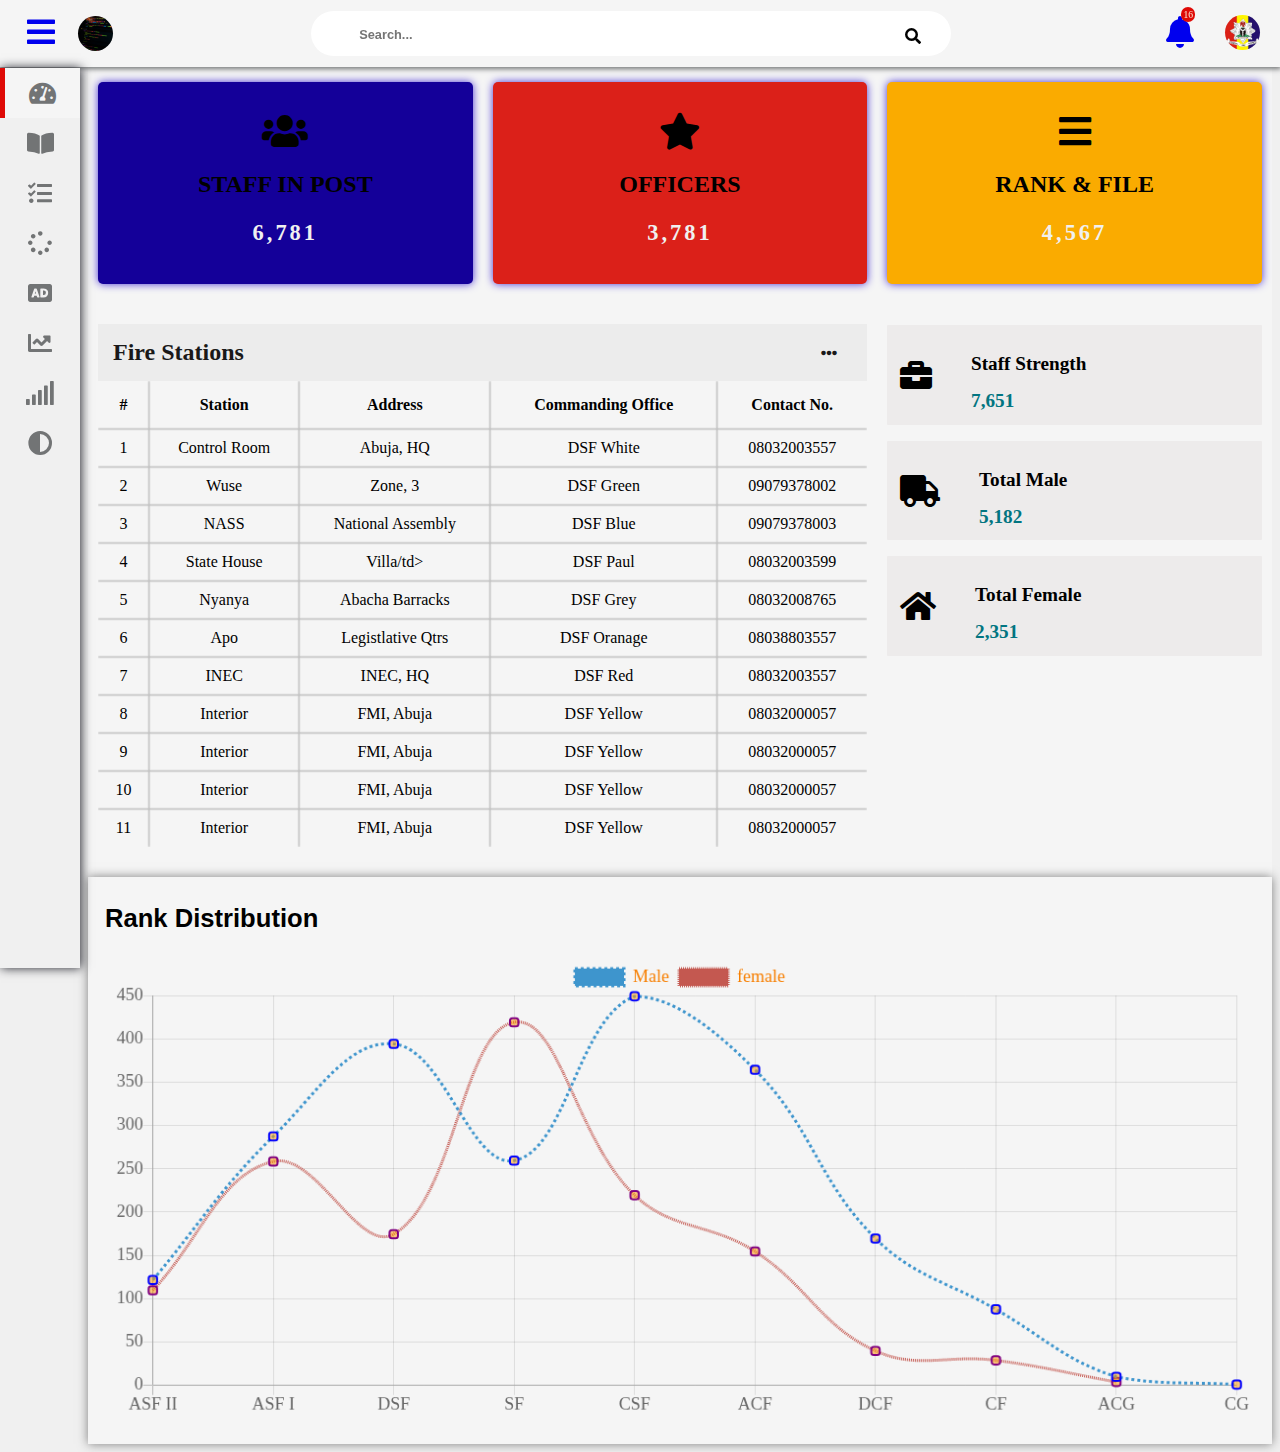
<file: index.html>
<!DOCTYPE html>
<!-- saved from url=(0014) about:internet -->
<html lang="en-US">
<head>
    <meta name="author" content="ralph.io" />
    <meta name="viewport" content="width=device-width, initial-scale=1.0, maximum-scale=1" />
    <meta name="keywords" content="Personnel, Database, Management" />
    <meta name="description" content="Personnel Integrated Database Management System" />
    <meta name="revised" content="PIDMS - Beta, 28/11/2020" />
    <meta name="robot" content="index,follow" />
    <meta http-equiv="Content-Type" content="text/html; charset=UTF-8" />
    <meta http-equiv="X-UA-Compatible" content="ie=edge" />
    <meta http-equiv="content-script-type" content="text/javascript" />
    <link rel="stylesheet" href="css/all.min.css" />
    <link rel="stylesheet" href="style.css" type="text/css" media="all" />
    <script type="text/javascript" src="chart.min.js"></script>
    <title>PIDMS-fedfire</title>
</head>
<body class="overlay-scrollbar">
    <nav class="navbar">
        <ul class="nav__list">
            <li class="nav__item">
                <a href="#" class="nav__link">
                    <i class="fas fa-bars fa-2x" onclick="collapseSidebar()"></i>
                </a>
            </li>
            <li class="nav__item">
                <a href="#" class="nav__link">
                    <div class="logo"></div>
                </a>
            </li>
        </ul>
        <form class="search__box" action="#" method="POST" enctype="multipart/form-data">
            <input type="text" class="search__input" placeholder="Search..." name="search" />
            <i class="fas fa-search fa-1x"></i>
        </form>
        <ul class="nav__list nav__right">
            <li class="nav__item">
                <a href="#" class="nav__link">
                    <i class="fas fa-bell fa-2x"></i>
                </a>
                <div class="notification">16</div>
            </li>
            <li class="nav__item">
                <div class="profile"></div>
            </li>
        </ul>
    </nav>

    <div class="sidebar">
        <ul class="sidebar-nav">
            <li class="sidebar-nav-item active">
                <a href="#" class="sidebar-nav-link">
                    <div>
                        <i class="fas fa-tachometer-alt"></i>
                    </div>
                    <span>Dashboard</span>
                </a>
            </li>
            <li class="sidebar-nav-item">
                <a href="#" class="sidebar-nav-link">
                    <div>
                        <i class="fas fa-book-open"></i>
                    </div>
                    <span>Home</span>   
                </a>
            </li>
            <li class="sidebar-nav-item">
                <a href="#" class="sidebar-nav-link">
                    <div>
                        <i class="fas fa-tasks"></i>
                    </div>
                    <span>Tasks</span>
                </a>
            </li>
            <li class="sidebar-nav-item">
                <a href="#" class="sidebar-nav-link">
                    <div>
                        <i class="fas fa-spinner"></i>
                    </div>
                    <span>Nominal Roll</span>
                </a>
            </li>
            <li class="sidebar-nav-item">
                <a href="#" class="sidebar-nav-link">
                    <div>
                        <i class="fas fa-audio-description"></i>
                    </div>
                    <span>Media</span>
                </a>
            </li>
            <li class="sidebar-nav-item">
                <a href="#" class="sidebar-nav-link">
                    <div>
                        <i class="fas fa-chart-line"></i>
                    </div>
                    <span>Charts</span>
                </a>
            </li>
            <li class="sidebar-nav-item">
                <a href="#" class="sidebar-nav-link">
                    <div>
                        <i class="fas fa-signal"></i>
                    </div>
                    <span>Control</span>
                </a>
            </li>
            <li class="sidebar-nav-item">
                <a href="#" class="sidebar-nav-link">
                    <div>
                        <i class="fas fa-adjust"></i>
                    </div>
                    <span>Settings</span>
                </a>
            </li>
        </ul>
    </div>
    <div id="wrapper">
        <div class="row">
            <div class="col-4 col-sm-6 col-m-6">
                <div class="counter one">
                    <p><i class="fas fa-users fa-2x"></i></p>
                    <h2>Staff in Post</h2>
                    <h3>6,781</h3>
                </div>
            </div>
            <div class="col-4 col-sm-6 col-m-6">
                <div class="counter two">
                    <p><i class="fas fa-star fa-2x"></i></p>
                    <h2>Officers</h2>
                    <h3>3,781</h3>
                </div>
            </div>
            <div class="col-4 col-sm-6 col-m-6">
                <div class="counter three">
                    <p><i class="fas fa-bars fa-2x"></i></p>
                    <h2>Rank &amp; File</h2>
                    <h3>4,567</h3>
                </div>
            </div>
        </div>
        <div class="row">
            <div class="col-8 col-sm-6 col-m-6>
                <div class="card">
                    <div class="card-header">
                        <h2>Fire Stations</h2>
                        <i class="fas fa-ellipsis-h"></i>
                    </div>
                    <div class="card-content">
                        <table>
                            <thead>
                                <tr>
                                    <th>#</th>
                                    <th>Station</th>
                                    <th>Address</th>
                                    <th>Commanding Office</th>
                                    <th>Contact No.</th>
                                </tr>
                            </thead>
                            <tbody>
                                <tr>
                                    <td>1</td>
                                    <td>Control Room</td>
                                    <td>Abuja, HQ</td>
                                    <td>DSF White</td>
                                    <td><span class="num">08032003557</span></td>
                                </tr>
                                <tr>
                                    <td>2</td>
                                    <td>Wuse</td>
                                    <td>Zone, 3</td>
                                    <td>DSF Green</td>
                                    <td><span class="num">09079378002</span></td>
                                </tr>
                                <tr>
                                    <td>3</td>
                                    <td>NASS</td>
                                    <td>National Assembly</td>
                                    <td>DSF Blue</td>
                                    <td><span class="num">09079378003</span></td>
                                </tr>
                                <tr>
                                    <td>4</td>
                                    <td>State House</td>
                                    <td>Villa/td>
                                    <td>DSF Paul</td>
                                    <td><span class="num">08032003599</span></td>
                                </tr>
                                <tr>
                                    <td>5</td>
                                    <td>Nyanya</td>
                                    <td>Abacha Barracks</td>
                                    <td>DSF Grey</td>
                                    <td><span class="num">08032008765</span></td>
                                </tr>
                                <tr>
                                    <td>6</td>
                                    <td>Apo</td>
                                    <td>Legistlative Qtrs</td>
                                    <td>DSF Oranage</td>
                                    <td><span class="num">08038803557</span></td>
                                </tr>
                                <tr>
                                    <td>7</td>
                                    <td>INEC</td>
                                    <td>INEC, HQ</td>
                                    <td>DSF Red</td>
                                    <td><span class="num">08032003557</span></td>
                                </tr>
                                <tr>
                                    <td>8</td>
                                    <td>Interior</td>
                                    <td>FMI, Abuja</td>
                                    <td>DSF Yellow</td>
                                    <td><span class="num">08032000057</span></td>
                                </tr>
                                <tr>
                                    <td>9</td>
                                    <td>Interior</td>
                                    <td>FMI, Abuja</td>
                                    <td>DSF Yellow</td>
                                    <td><span class="num">08032000057</span></td>
                                </tr>
                                <tr>
                                    <td>10</td>
                                    <td>Interior</td>
                                    <td>FMI, Abuja</td>
                                    <td>DSF Yellow</td>
                                    <td><span class="num">08032000057</span></td>
                                </tr>
                                <tr>
                                    <td>11</td>
                                    <td>Interior</td>
                                    <td>FMI, Abuja</td>
                                    <td>DSF Yellow</td>
                                    <td><span class="num">08032000057</span></td>
                                </tr>
                            </tbody>
                        </table>
                    </div>
            </div>
            <div class="col-4 col-sm-6 col-m-6">
                    <div class="summary">
                        <div class="summary-single">
                            <span class="fas fa-briefcase fa-2x"></span>
                            <div>
                                <h5>staff Strength</h5>
                                <big>7,651</big>
                            </div>
                        </div>
                        <div class="summary-single">
                            <span class="fas fa-truck fa-2x"></span>
                            <div>
                                <h5>total Male</h5>
                                <big>5,182</big>
                            </div>
                        </div>
                        <div class="summary-single">
                            <span class="fas fa-home fa-2x"></span>
                            <div>
                                <h5>total Female</h5>
                                <big>2,351</big>
                            </div>
                        </div>
                    </div>
            </div>
        </div>    
        <div class="row chart">
            <div class="col-12 col-sm-12 col-m-12">
                <h1 class="overview-title">Rank Distribution</h1>
                <canvas id="chart1" width="1200" height="500" class="col-12 col-sm-12 col-m-12"></canvas>
            </div>
        </div>
    </div>
</body>
<script>

    // var speedCanvas = document.getElementById("speedChart");
    
    Chart.defaults.global.defaultFontFamily = "Lato";
    Chart.defaults.global.defaultFontSize = 18;
    
        var speedData = {
            labels: ['ASF II', 'ASF I', 'DSF', 'SF', 'CSF', 'ACF', 'DCF', 'CF', 'ACG', 'CG'],
            datasets: [{
                label: "Male",
                data: [122, 288, 395, 260, 450, 365, 170, 88, 10, 1],
                fill: false,
                borderColor: '#3e95cd',
                backgroundColor: 'transparent',
                borderDash: [3, 3],
                pointBorderColor: 'blue',
                pointBackgroundColor: 'rgba(255,150,0,0.5)',
                pointRadius: 5,
                pointHoverRadius: 10,
                pointHitRadius: 30,
                pointBorderWidth: 2,
                pointStyle: 'rectRounded'
            },
                {
                label: "female",
                data: [110, 259, 175, 420, 220, 155, 40, 29, 4, ],
                fill: false,
                borderColor: '#c45850',
                backgroundColor: 'transparent',
                borderDash: [1, 1],
                pointBorderColor: 'purple',
                pointBackgroundColor: 'rgba(255,150,0,0.5)',
                pointRadius: 5,
                pointHoverRadius: 10,
                pointHitRadius: 30,
                pointBorderWidth: 2,
                pointStyle: 'rectRounded'  
                }]
        };
    
        var chartOptions = {
            legend: {
                display: true,
                position: 'top',
                labels: {
                    boxWidth: 50,
                    fontColor: '#f77f00'
                }
            }
        };
    
        var lineChart = new Chart(chart1, {
            type: 'line',
            data: speedData,
            options: chartOptions
        });
</script>
<script type="text/javascript" src="app.js"></script>
</html>
</file>
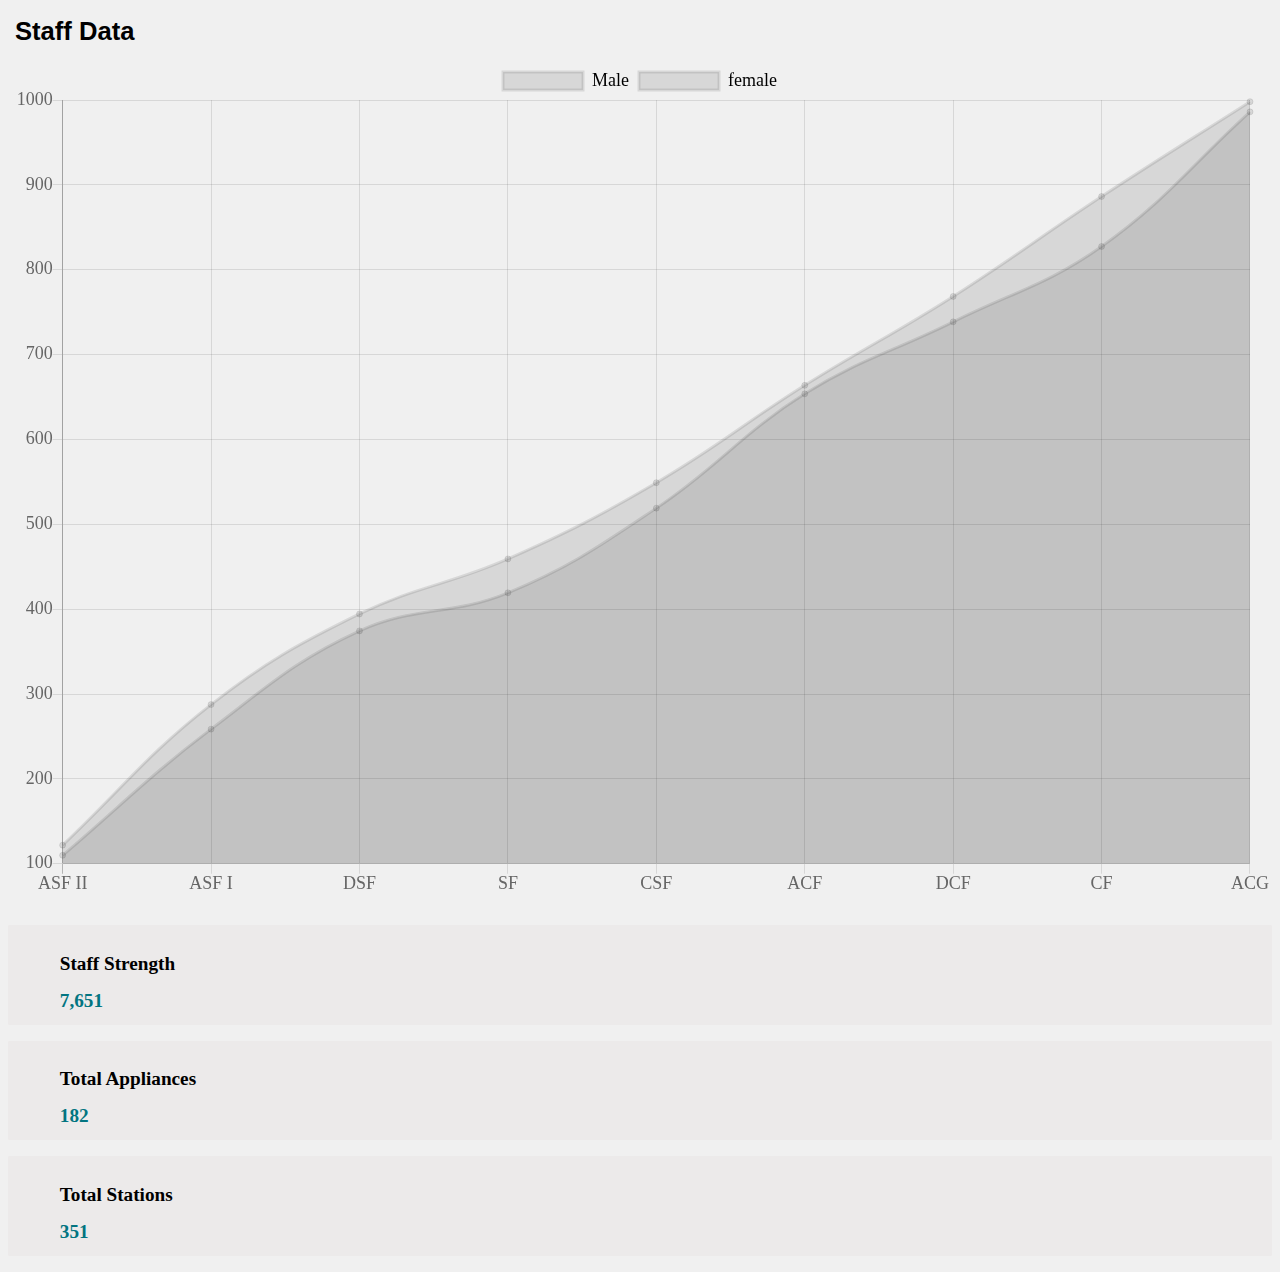
<file: line-chart.html>
<!DOCTYPE html>
<html>
    <head>
        <title>test</title>
        <link rel="stylesheet" type="text/css" href="style.css" />
        <script type="text/javascript" src="chart.min.js"></script>
    </head>
    <body>
       
        <section class="update">
            <div class="recent-grid">
                <div class="table-update">
                    <!-- <caption>Staff Data Table</caption> -->
                    <h1 class="overview-title">Staff Data</h1>
                    <canvas id="speedChart" width="600" height="400"></canvas>
                </div>

                <aside class="aside">
                    <div class="summary">
                        <div class="summary-single">
                            <span class="fas fa-briefcase fa-2x"></span>
                            <div>
                                <h5>staff Strength</h5>
                                <big>7,651</big>
                            </div>
                        </div>
                        <div class="summary-single">
                            <span class="fas fa-truck fa-2x"></span>
                            <div>
                                <h5>total Appliances</h5>
                                <big>182</big>
                            </div>
                        </div>
                        <div class="summary-single">
                            <span class="fas fa-home fa-2x"></span>
                            <div>
                                <h5>total Stations</h5>
                                <big>351</big>
                            </div>
                        </div>
                    </div>
                </aside>

            </div>
        </section>
    </body>

    <script>

var speedCanvas = document.getElementById("speedChart");

Chart.defaults.global.defaultFontFamily = "Lato";
Chart.defaults.global.defaultFontSize = 18;

var speedData = {
  labels: ['ASF II', 'ASF I', 'DSF', 'SF', 'CSF', 'ACF', 'DCF', 'CF', 'ACG'],
  datasets: [{
    label: "Male",
    data: [122, 288, 395, 460, 550,665, 770, 888, 1000],
  },
    {
    label: "female",
    data: [110, 259, 375, 420, 520, 655, 740, 829, 988],   
    }]
};

var chartOptions = {
  legend: {
    display: true,
    position: 'top',
    labels: {
      boxWidth: 80,
      fontColor: 'black'
    }
  }
};

var lineChart = new Chart(speedCanvas, {
  type: 'line',
  data: speedData,
  options: chartOptions
});

        // let label_1 = ['ASF II', 'ASF I', 'DSF', 'SF', 'CSF', 'ACF', 'DCF', 'CF', 'ACG'];
        // let myChart1 = document.getElementById('chart1').getContext('2d');
        
        // let mychart = new Chart(myChart1, {
        //     type: 'radar',
        //     data: {
        //         labels: label_1,
        //         datasets: [{
        //                 label: 'Male',
        //                     fill: true,
        //                     backgroundColor: '#d62828',
        //                     borderColor: '#f77f00',
        //                     PointBorderColor: '#fcbf49',
        //                     data: [324, 111, 288, 122, 444, 654, 188, 12, 8]
        //             },
        //             {
        //                 label: 'female',
        //                     fill: true,
        //                     backgroundColor: '#ccc',
        //                     borderColor: '#333',
        //                     PointBorderColor: '#777',
        //                     data: [124, 91, 88, 32, 324, 54, 18, 211, 5]
        //         }]
        //     },
        //     options: {
        //         title: {
        //             title: "Gender Rank Distribution",
        //             display: true
        //         }
        //     }
        // });

        // let label_2 = ['Male', 'Female'];
        // let data_2 = [5271, 2281];
        // let colors_2 = ['#49a9ea', '#36caab'];
        // let bars = document.getElementById('bar').getContext('2d');

        // let barData = new Chart(bars, {
        //     type: 'bar',
        //     data: {
        //         labels: label_2,
        //         datasets: [{
        //             data: data_2,
        //             backgroundColor: colors_2
        //         }]
        //     },
        //     options: {
        //         title: {
        //             title: "Gender Distribution",
        //             display: true
        //         }
        //     }
        // })
            
    </script>
</html>
</file>
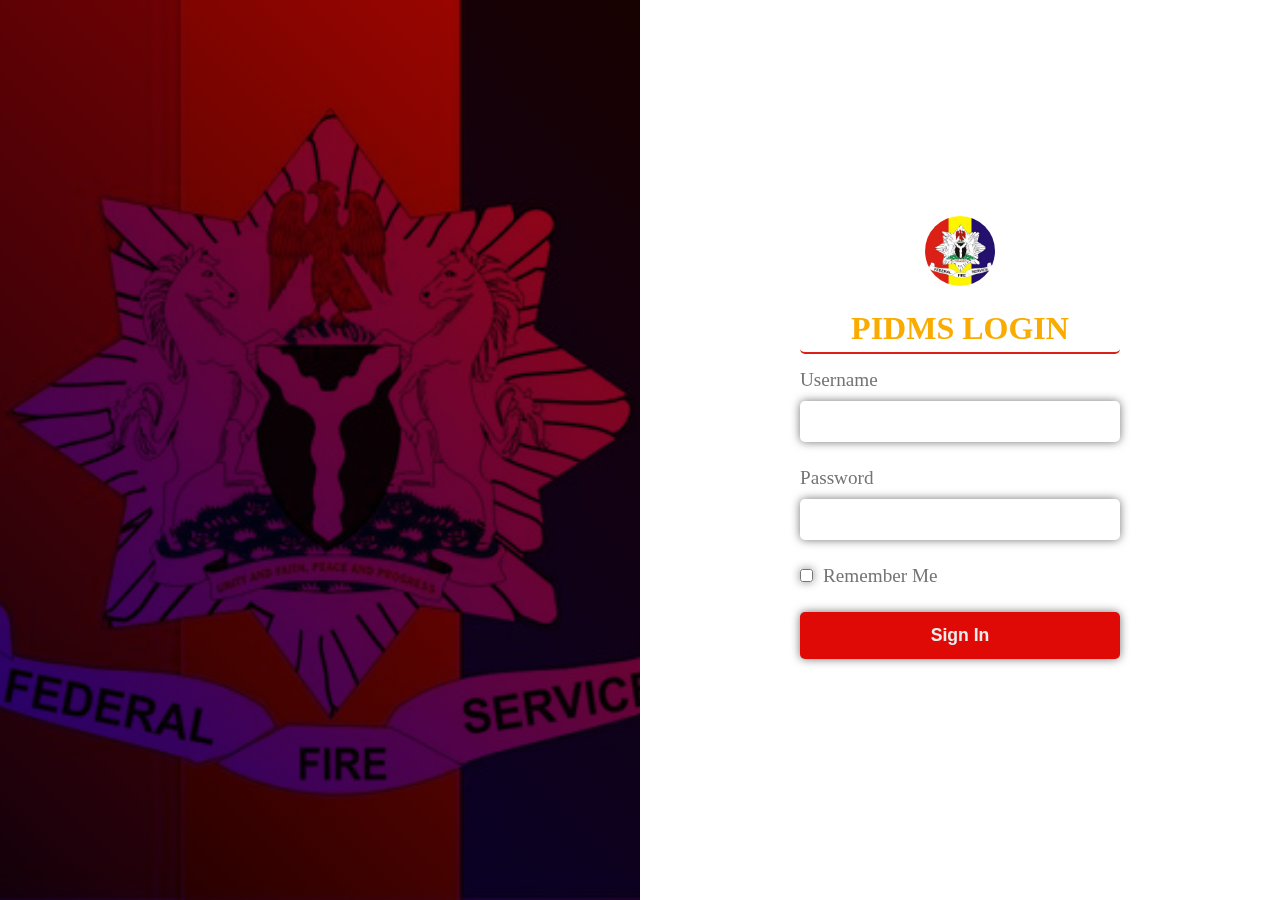
<file: login.html>
<!DOCTYPE html>
<!-- saved from url=(0014) about:internet -->
<html lang="en-US">
<head>
    <meta name="author" content="ralph.io" />
    <meta name="viewport" content="width=device-width, initial-scale=1.0, maximum-scale=1" />
    <meta name="keywords" content="Personnel, Database, Management, login" />
    <meta name="description" content="Personnel Integrated Database Management System Login Page" />
    <meta name="revised" content="PIDMS - Beta, 28/11/2020" />
    <meta name="robot" content="index,follow" />
    <meta http-equiv="Content-Type" content="text/html; charset=UTF-8" />
    <meta http-equiv="X-UA-Compatible" content="ie=edge" />
    <meta http-equiv="content-script-type" content="text/javascript" />
    <link rel="stylesheet" href="css/all.min.css" />
    <link rel="stylesheet" href="login.css" type="text/css" media="all" />
    <script type="text/javascript" src="chart.min.js"></script>
    <title>PIDMS-Login</title>
</head>
<body class="overlay-scrollbar">
   <main class="main">
       <section class="bgImage">
           <img src="img/icon.png" alt="image" />
       </section>
       <section class="formBox">
           <div class="logo">
               <img src="img/icon.png" alt="logo" />
           </div>
           <div class="form">
               <h2>PIDMS Login</h2>
               <form action="#" method="POST" enctype="multipart/form-data" autocomplete="off">
                    <div class="inputBox">
                        <span>Username</span>
                        <input type="text" name="" required />
                    </div>
                    <div class="inputBox">
                        <span>Password</span>
                        <input type="password" name="" required />
                    </div>
                    <div class="remember">
                        <label><input type="checkbox" name="" />Remember Me</label>
                    </div>
                    <div class="inputBox">
                        <input type="submit" name="" value="Sign In" onclick="window.location=index.html" />
                    </div>
               </form>
           </div>
       </section>
   </main>
</body>
<script type="text/javascript" src="app.js"></script>
</html>
</file>
<file: style.css>
* {
    box-sizing: border-box;
    list-style: none;
    text-decoration: none;
}

:root {
    --prim-color: #4834d4;
    --success: #6ab04c;
    --warning: #f09326;
    --danger: #df0a06;

    --light: #212529;
    --light-color-second: #727475;
    --light-bg: #f0f0f0;
    --light-bg-second: whitesmoke;

    --dark-color: #909090;
    --dark-second-color: #f5f6fa;
    --dark-background: #23242d;
    --dark-second-background: #181818;

    --main-bg-color: var(--light-bg);
    --second-bg-color: var(--light-bg-second);
    --main-color: var(--light);
    --second-color: var(--light-color-second)
}

body {
    background-color: var(--light-bg);
    font-family: 'Trebuchet MS';
}

.navbar {
    display: flex;
    flex-direction: row;
    position: fixed;
    top: 0;
    left: 0;
    right: 0;
    box-shadow: #727475 0px 1px 5px 1px;
    z-index: 100;
    background-color: whitesmoke;
}

.nav__list {
    display: flex;
    flex-direction: row;
    margin-top: 0;
    margin-bottom: 0;
    padding-left: 0;
    margin-left: 16px;
}

.nav__link {
    padding: 1rem .7rem;
    text-align: center;
    /* position: relative; */
    float: right;
}

/* .nav__right {
    margin-left: auto;
} */

.search__box {
    width: 50%;
    margin: auto;
    position: relative;
}

.search__box input {
    width: 100%;
    padding: .9rem 3rem .9rem 3rem;
    border-radius: 50px;
    border: 0;
    outline: 0;
}

.search__box i {
    position: absolute;
    top: 55%;
    right: 30px;
    transform: translateY(-50%);
    cursor: pointer;
}

.search__box input::placeholder {
    font-weight: 600;
    font-size: .8rem;
}

input[type="text"] {
    font-weight: 600;
    font-size: .9rem;
}

.profile {
    width: 35px;
    height: 35px;
    background-repeat: no-repeat;
    background-size: cover;
    background-position: center;
    background-image: url(img/icon.png);
    margin: 15px 20px;
    border-radius: 50px;
}

.logo {
    width: 35px;
    height: 35px;
    background-image: url(img/6.jpg);
    background-repeat: no-repeat;
    background-position: center;
    background-size: cover;
    border-radius: 50%;
}

.notification {
    font-size: .6rem;
    position: absolute;
    top:7px;
    right: 85px;
    background-color: #df0a06;
    padding: 2px;
    border-radius: 50px;
    color: antiquewhite;
    animation: pulse 1000ms infinite;
    /* animation: pulse 0.6s infinite */
}

#wrapper {
    padding-top: 4rem;
    margin-left: 5rem;
    background-color: whitesmoke;
    transition: width 0.3s;
}

.sidebar {
    width: 5rem;
    background-color: var(--main-bg-color);
    z-index: 200;
    height: 100vh;
    position: fixed;
    margin-top: 60px;
    left: 0;
    overflow: hidden;
    transition: width 0.3s;
    box-shadow: var(--dark-background) 1px 0 10px;
}

.sidebar-nav {
    padding: 0;
    margin: 0;
    display: flex;
    flex-direction: column;
    align-items: center;
    height: 100vh;
}

.sidebar-nav-item {
    width: 100%;
}

a.sidebar-nav-link {
    display: flex;
    color: var(--main-color);
    align-items: center;
    font-size: 1.1rem;
    font-weight: 400;
    /* font-family: cursive; */
}

.sidebar-nav-link div {
    position: relative;
    min-width: 80px;
    height: 50px;
    /* padding: 1.5rem 2.5rem; */
}

.sidebar-nav-link i {
    font-size: 1.5rem;
    position: absolute;
    top: 50%;
    left: 50%;
    transform: translate(-50%, -50%);
    color: var(--second-color);
}

.sidebar:hover {
    width: 15rem
}

.sidebar-nav-link:hover {
    background-color: var(--second-bg-color);
}

.sidebar-nav-item.active {
    color: var(--danger);
    background-color: var(--second-bg-color);
}

.sidebar-nav-item.active div {
    border-left: 5px solid var(--danger);
}

.sidebar-nav-link.active i {
    margin-left: -5px;
}

.sidebar-expand .sidebar {
    width: 15rem;
}

.sidebar-expand #wrapper {
    margin-left: 15rem;
}

@keyframes pulse {
    0% {
        box-shadow: 0 0 0 0 rgba(161, 161, 161, 0.644);
        opacity: 0.5;
    }

    70% {
        box-shadow: 0 0 0 5px rgba(255, 1, 1, 0.322);
    }

    100% {
        box-shadow: 0 0 0 2px  rgba(161, 161, 161, 0.644);
    }
}

.row {
    display: flex;
    flex-direction: row;
    flex-wrap: wrap;
}

.row:before, .row:after {
    box-sizing: border-box;
}

.counter {
    padding: 16px;
    text-align: center;
    border-radius: 5px;
    box-shadow: 0 0 8px 0 #4834d4;
}

[class*="col-"] {
    padding: 10px;
}

@media only screen and (max-width: 600px) {
    [class*="col-"] {
        width: 100%;
    }

    .col-xs-1 {
        width: 8.33%;
    }
    .col-xs-2 {
        width: 16.66%;
    }
    .col-xs-3 {
        width: 25%;
    }
    .col-xs-4 {
        width: 33.33%;
    }
    .col-xs-5 {
        width: 41.66%;
    }
    .col-xs-6 {
        width: 50%;
    }
    .col-xs-7 {
        width: 58.33%;
    }
    .col-xs-8 {
        width: 66.66%;
    }
    .col-xs-9 {
        width: 75%;
    }
    .col-xs-10 {
        width: 83.33%;
    }
    .col-xs-11 {
        width: 91.66%;
    }
    .col-xs-12 {
        width: 100%;
    }
}

@media only screen and (min-width: 600px) {
    [class*="col-"] {
        width: 100%;
    }

    .col-sm-1 {
        width: 8.33%;
    }
    .col-sm-2 {
        width: 16.66%;
    }
    .col-sm-3 {
        width: 25%;
    }
    .col-sm-4 {
        width: 33.33%;
    }
    .col-sm-5 {
        width: 41.66%;
    }
    .col-sm-6 {
        width: 50%;
    }
    .col-sm-7 {
        width: 58.33%;
    }
    .col-sm-8 {
        width: 66.66%;
    }
    .col-sm-9 {
        width: 75%;
    }
    .col-sm-10 {
        width: 83.33%;
    }
    .col-sm-11 {
        width: 91.66%;
    }
    .col-sm-12 {
        width: 100%;
    }

}

@media only screen and (min-width: 768px) {
    .col-m-1 {
        width: 8.33%;
    }
    .col-m-2 {
        width: 16.66%;
    }
    .col-m-3 {
        width: 25%;
    }
    .col-4 {
        width: 33.33%;
    }
    .col-m-5 {
        width: 41.66%;
    }
    .col-m-6 {
        width: 50%;
    }
    .col-m-7 {
        width: 58.33%;
    }
    .col-m-8 {
        width: 66.66%;
    }
    .col-m-9 {
        width: 75%;
    }
    .col-m-10 {
        width: 83.33%;
    }
    .col-m-11 {
        width: 91.66%;
    }
    .col-m-12 {
        width: 100%;
    }
}

@media only screen and (min-width: 992px) {
    .col-1 {
        width: 8.33%;
    }
    .col-2 {
        width: 16.66%;
    }
    .col-3 {
        width: 25%;
    }
    .col-4 {
        width: 33.33%;
    }
    .col-5 {
        width: 41.66%;
    }
    .col-6 {
        width: 50%;
    }
    .col-7 {
        width: 58.33%;
    }
    .col-8 {
        width: 66.66%;
    }
    .col-9 {
        width: 75%;
    }
    .col-10 {
        width: 83.33%;
    }
    .col-11 {
        width: 91.66%;
    }
    .col-12 {
        width: 100%;
    }
}

@media only screen and (min-width: 1200px) {
    .col-xl-1 {
        width: 8.33%;
    }
    .col-xl-2 {
        width: 16.66%;
    }
    .col-xl-3 {
        width: 25%;
    }
    .col-xl-4 {
        width: 33.33%;
    }
    .col-xl-5 {
        width: 41.66%;
    }
    .col-xl-6 {
        width: 50%;
    }
    .col-xl-7 {
        width: 58.33%;
    }
    .col-xl-8 {
        width: 66.66%;
    }
    .col-xl-9 {
        width: 75%;
    }
    .col-xl-10 {
        width: 83.33%;
    }
    .col-xl-11 {
        width: 91.66%;
    }
    .col-xl-12 {
        width: 100%;
    }
}

.card {
    background-color: #f6f8fa;
    border-radius: 2px;
    box-shadow: inset 0 0 10px #a8a8a8;
}

.card-header {
    background-color: #ececec;
    position: relative;
    color: rgb(26, 25, 25);
    padding: 0;
    margin: 0;
    /* box-shadow: 0 0 5px #2600ffbb; */
    border: none;
    outline: none;
}

.card-header i {
    position: absolute;
    top: 50%;
    right: 30px;
    transform: translateY(-50%);
}

.card-header h2 {
    padding: 15px;
}

.card-content {
    overflow-x: auto;
    position: relative;
    top: -20px;
}

table {
    border-collapse: collapse;
    width: 100%;
    box-shadow: 0 0 15px #909090;
    /* overflow: auto; */
}

table th {
    padding: 15px;
    /* border-bottom: 1px solid #909090; */
    /* border-top: 1px solid #909090; */
    box-shadow: 0 0 2px #909090;
}

table td {
    padding: 10px;
    text-align: center;
    border-top: 0 solid #909090;
    box-shadow: 0 0 2px #909090;
}

.summary {
    display: flex;
    flex-direction: column;
    align-items: center;
    margin-top: 0.8rem;
}

.summary-single {
    margin: .5rem 0;
    background-color: rgba(236, 234, 234, 0.932);
    align-items: center;
    display: flex;
    width: 100%;
    padding: .8rem;
    border-radius: 1px;
}

.summary-single span {
    padding-right: 1.5rem;
}

.summary-single h5, big {
    font-size: 1.2rem;
    text-align: left;
    margin: 15px;
    text-transform: capitalize;
}

.summary-single big {
    color: #027581;
    font-weight: 600;
}

.overview-title {
    font-size: 1.6rem;
    font-family: 'Trebuchet MS', 'Lucida Sans Unicode', 'Lucida Grande', 'Lucida Sans', Arial, sans-serif;
    margin-bottom: 1rem;
    color: var(--color-dark);
    padding-left: 7px;
}

.one {
    /* background-color: darkgreen; */
    background-color: #140099;
}

.two {
    background-color: #db2019;
}

.three {
    background-color: #faab00;
}

.chart {
    background-color: whitesmoke;
    box-shadow: 0 0 10px #7e7e7e;
}

.counter i {
    font-size: 2.3rem;
}

.counter h2 {
    text-transform: uppercase;
}

.counter h3 {
    color: #f0f0f0;
    font-size: 1.4rem;
    letter-spacing: 3px;
}

.counter:hover {
    box-shadow: inset 0 0 20px whitesmoke;
}
</file>
<file: login.css>
/* LOGIN CSS 
*  file: login.html
*  Author: ralph.io
*/

* {
    margin: 0;
    padding: 0;
    box-sizing: border-box;
}

main {
    display: flex;
    width: 100%;
    height: 100vh;
    position: relative;
    flex-wrap: wrap;
}

.bgImage {
    width: 50%;
    height: 100vh;
    background-position: center;
    background-size: cover;
    position: relative;
}

.bgImage img {
    width: 100%;
    height: 100vh;
    position: absolute;
    top: 0;
    left: 0;
    object-fit: cover;
}

.bgImage:before {
    content: " ";
    position: absolute;
    top: 0;
    left: 0;
    width: 100%;
    height: 100%;
    background: linear-gradient(225deg, #ac0600, #16007a);
    z-index: 1;
    mix-blend-mode: multiply;
    /* background-blend-mode: overlay; */
}

.formBox {
    width: 50%;
    height: 100vh;
    display: flex;
    flex-direction: column;
    justify-content: center;
    align-items: center;
}

.form {
    width: 50%;
}

.form h2 {
    font-size: 2rem;
    color: #faab00;
    border-bottom: 2px solid #db2019;
    border-radius: 5px;
    /* display: inline-block; */
    text-transform: uppercase;
    padding: 5px 0;
    text-align: center;
    margin: 15px 0;
}

.inputBox {
    margin: 15px 0;
}

.inputBox input {
    width: 100%;
    padding: 13px;
    outline: none;
    border-radius: 5px;
    border: none;
    box-shadow: 0 0 10px #727475;
    margin: 10px 0;
}

.inputBox span, .remember {
    font-size: 1.2rem;
    display: inline-block;
    color: #727475;
}

.inputBox input[type="submit"] {
    background-color: #df0a06;
    color: #ececec;
    font-size: 1.1rem;
    font-weight: 700;
}

/* input::placeholder {
    color: #b1b1b1;
    font-weight: 100;
    display: none;
} */

.inputBox input[type="submit"]:hover {
    background-color: #fdfdfd;
    transition: 200ms ease-in;
    color: #db2019;
    cursor: pointer;
    font-weight: 600;
}

.remember input[type="checkbox"] {
    margin-right: 10px;
    box-shadow: 0 0 10px #8d8d8d;
}

@media only screen and (max-width: 768px) {
    .bgImage {
        position: absolute;
        top: 0;
        left: 0;
        width: 100%;
        height: 100%;
    }

    .formBox {
        width: 100%;
        height: 100%;
        z-index: 1;
        display: flex;
        justify-content: center;
        align-items: center;

    }
}

.logo img {
    width: 70px;
    height: 70px;
    border-radius: 50%;
}
</file>
